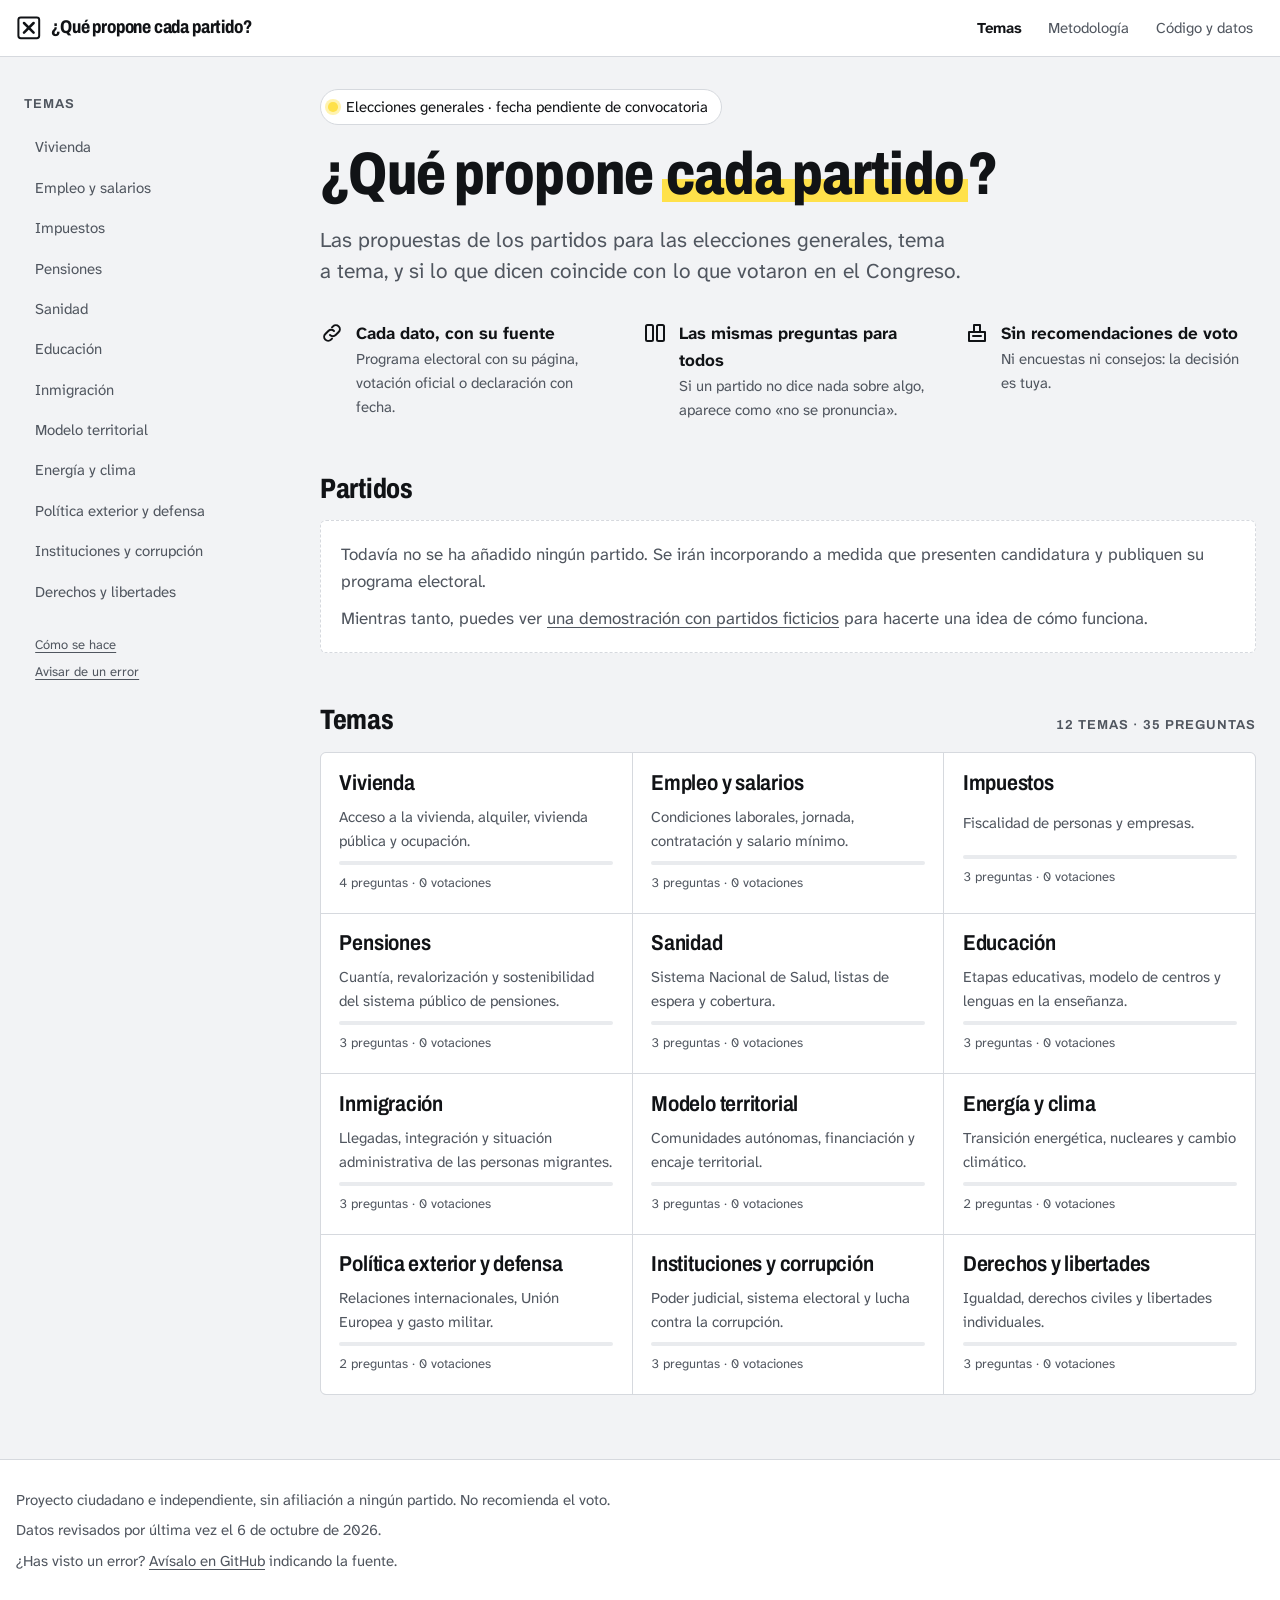
<file: index.html>
<!doctype html>
<html lang="es">
<head>
  <meta charset="utf-8">
  <meta name="viewport" content="width=device-width, initial-scale=1, viewport-fit=cover">
  <title>¿Qué propone cada partido?</title>
  <meta name="description" content="Compara, tema a tema, qué propone cada partido en las elecciones generales y si coincide con lo que votó en el Congreso. Cada dato con su fuente.">
  <meta name="color-scheme" content="light dark">
  <meta name="theme-color" content="#ffffff" media="(prefers-color-scheme: light)">
  <meta name="theme-color" content="#181b1f" media="(prefers-color-scheme: dark)">
  <meta property="og:type" content="website">
  <meta property="og:locale" content="es_ES">
  <meta property="og:site_name" content="¿Qué propone cada partido?">
  <meta property="og:title" content="¿Qué propone cada partido?">
  <meta property="og:description" content="Compara, tema a tema, qué propone cada partido en las elecciones generales y si coincide con lo que votó en el Congreso. Cada dato con su fuente.">
  <meta property="og:image" content="https://gavilanp.github.io/elecciones/assets/og.png">
  <meta property="og:image:width" content="1200">
  <meta property="og:image:height" content="630">
  <meta property="og:image:alt" content="¿Qué propone cada partido? Comparador de programas electorales con fuentes.">
  <meta name="twitter:card" content="summary_large_image">
  <link rel="icon" href="assets/iconos/icono.svg" type="image/svg+xml">
  <link rel="apple-touch-icon" href="assets/iconos/apple-touch-icon.png">
  <link rel="manifest" href="manifest.webmanifest">
  <link rel="preload" href="assets/fuentes/archivo.woff2" as="font" type="font/woff2" crossorigin>
  <link rel="preload" href="assets/fuentes/atkinson.woff2" as="font" type="font/woff2" crossorigin>
  <link rel="stylesheet" href="assets/estilos.css">
  <script type="module" src="assets/app.js"></script>
</head>
<body data-pagina="portada">
  <a class="saltar" href="#contenido-principal">Saltar al contenido</a>
  <header class="barra">
    <div class="barra-interior">
      <a class="marca" href="index.html" data-interno><svg class="marca-icono" viewBox="0 0 32 32" aria-hidden="true"><rect x="3" y="3" width="26" height="26" rx="3" fill="var(--hoja)" stroke="currentColor" stroke-width="2.5"/><path d="M10 10l12 12M22 10L10 22" stroke="currentColor" stroke-width="3.2" stroke-linecap="round"/></svg><span>¿Qué propone cada partido?</span></a>
      <nav class="nav" aria-label="Principal">
        <a href="index.html" data-interno aria-current="page">Temas</a>
        <a href="metodologia.html" data-interno>Metodología</a>
        <a href="https://github.com/gavilanp/elecciones">Código y datos</a>
      </nav>
    </div>
  </header>

  <div class="marco">
    <aside class="lateral" aria-label="Temas">
      <span class="antetitulo">Temas</span>
      <div id="lateral-temas"></div>
      <div class="lateral-pie">
        <a href="metodologia.html" data-interno>Cómo se hace</a>
        <a href="https://github.com/gavilanp/elecciones/issues">Avisar de un error</a>
      </div>
    </aside>

    <main id="contenido-principal" tabindex="-1" class="principal">
      <header class="portada-cabecera">
        <p class="estado" id="estado" hidden></p>
        <h1>¿Qué propone <span class="marcado">cada partido</span>?</h1>
        <p class="entradilla">Las propuestas de los partidos para las elecciones generales, tema a tema, y si lo que dicen coincide con lo que votaron en el Congreso.</p>
      </header>
      <ul class="principios">
        <li><svg viewBox="0 0 24 24" fill="none" stroke="currentColor" stroke-width="2" stroke-linecap="round" stroke-linejoin="round" aria-hidden="true"><path d="M10 14a4 4 0 0 0 5.66 0l3-3a4 4 0 0 0-5.66-5.66l-1 1"/><path d="M14 10a4 4 0 0 0-5.66 0l-3 3a4 4 0 0 0 5.66 5.66l1-1"/></svg><span><strong>Cada dato, con su fuente</strong>Programa electoral con su página, votación oficial o declaración con fecha.</span></li>
        <li><svg viewBox="0 0 24 24" fill="none" stroke="currentColor" stroke-width="2" stroke-linecap="round" aria-hidden="true"><rect x="3" y="4" width="7" height="16" rx="1.5"/><rect x="14" y="4" width="7" height="16" rx="1.5"/></svg><span><strong>Las mismas preguntas para todos</strong>Si un partido no dice nada sobre algo, aparece como «no se pronuncia».</span></li>
        <li><svg viewBox="0 0 24 24" fill="none" stroke="currentColor" stroke-width="2" stroke-linecap="round" stroke-linejoin="round" aria-hidden="true"><path d="M4 11h16v9H4z"/><path d="M9 11V4h6v7"/><path d="M8 15h8"/></svg><span><strong>Sin recomendaciones de voto</strong>Ni encuestas ni consejos: la decisión es tuya.</span></li>
      </ul>
      <div id="contenido"><p class="cargando">Cargando…</p></div>
    </main>
  </div>

  <footer class="pie">
    <div class="pie-interior">
      <p>Proyecto ciudadano e independiente, sin afiliación a ningún partido. No recomienda el voto.</p>
      <p id="actualizado"></p>
      <p>¿Has visto un error? <a href="https://github.com/gavilanp/elecciones/issues">Avísalo en GitHub</a> indicando la fuente.</p>
    </div>
  </footer>

  <nav class="tabbar" aria-label="Navegación">
    <a href="index.html" data-interno aria-current="page"><svg viewBox="0 0 24 24" fill="none" stroke="currentColor" stroke-width="2" stroke-linecap="round" stroke-linejoin="round" aria-hidden="true"><path d="M3 10.5 12 3l9 7.5"/><path d="M5 9.5V21h14V9.5"/></svg>Inicio</a>
    <button type="button" data-accion="temas" aria-haspopup="dialog"><svg viewBox="0 0 24 24" fill="none" stroke="currentColor" stroke-width="2" stroke-linecap="round" aria-hidden="true"><path d="M8 6h13M8 12h13M8 18h13"/><circle cx="3.5" cy="6" r="1" fill="currentColor"/><circle cx="3.5" cy="12" r="1" fill="currentColor"/><circle cx="3.5" cy="18" r="1" fill="currentColor"/></svg>Temas</button>
    <a href="metodologia.html" data-interno><svg viewBox="0 0 24 24" fill="none" stroke="currentColor" stroke-width="2" stroke-linecap="round" stroke-linejoin="round" aria-hidden="true"><path d="M4 4.5A1.5 1.5 0 0 1 5.5 3H20v15H5.5A1.5 1.5 0 0 0 4 19.5z"/><path d="M4 19.5A1.5 1.5 0 0 0 5.5 21H20v-3"/><path d="M8 8h8M8 12h5"/></svg>Método</a>
    <button type="button" data-accion="compartir"><svg viewBox="0 0 24 24" fill="none" stroke="currentColor" stroke-width="2" stroke-linecap="round" stroke-linejoin="round" aria-hidden="true"><path d="M12 3v12"/><path d="m7 8 5-5 5 5"/><path d="M5 13v6a2 2 0 0 0 2 2h10a2 2 0 0 0 2-2v-6"/></svg>Compartir</button>
  </nav>

  <dialog class="dialogo" id="dialogo-temas" aria-labelledby="dialogo-temas-titulo">
    <div class="dialogo-cabecera">
      <h2 id="dialogo-temas-titulo" class="antetitulo">Temas</h2>
      <button type="button" class="boton-cerrar">Cerrar</button>
    </div>
    <div id="dialogo-temas-lista"></div>
  </dialog>
</body>
</html>
</file>
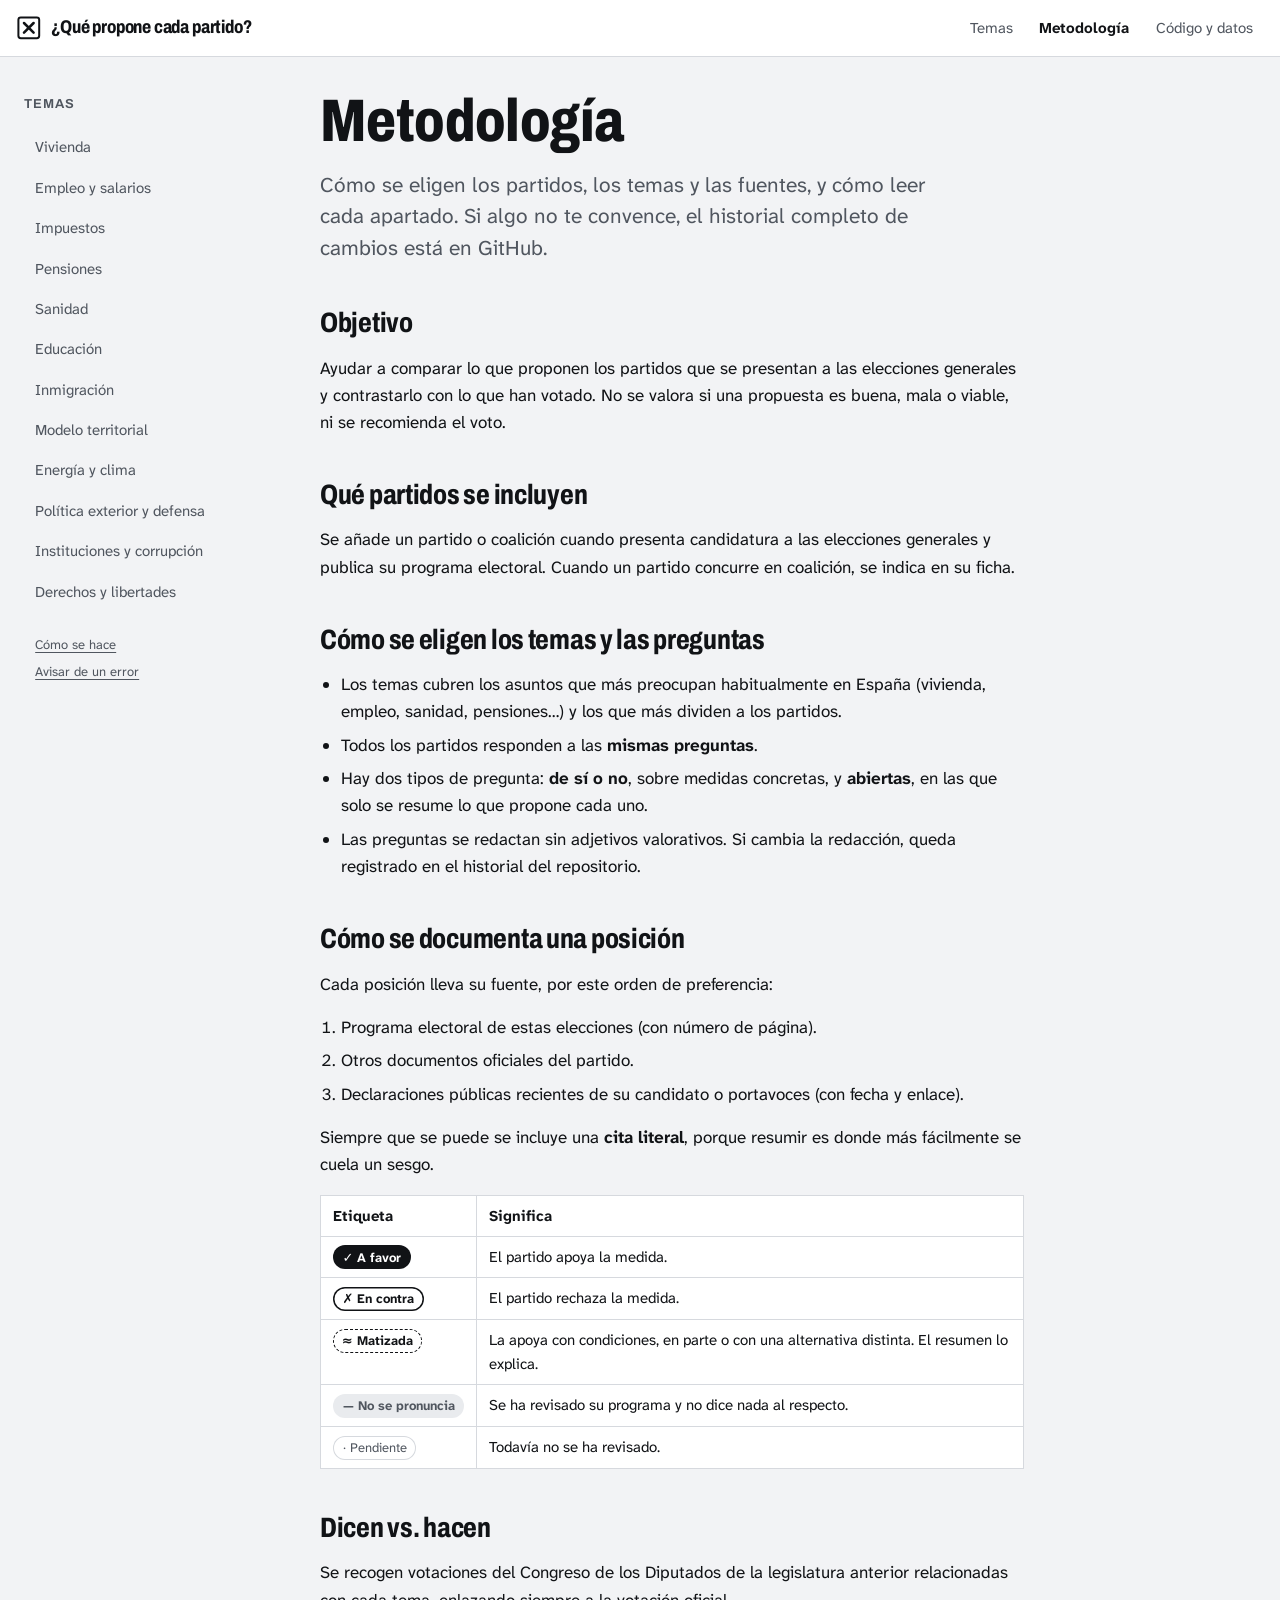
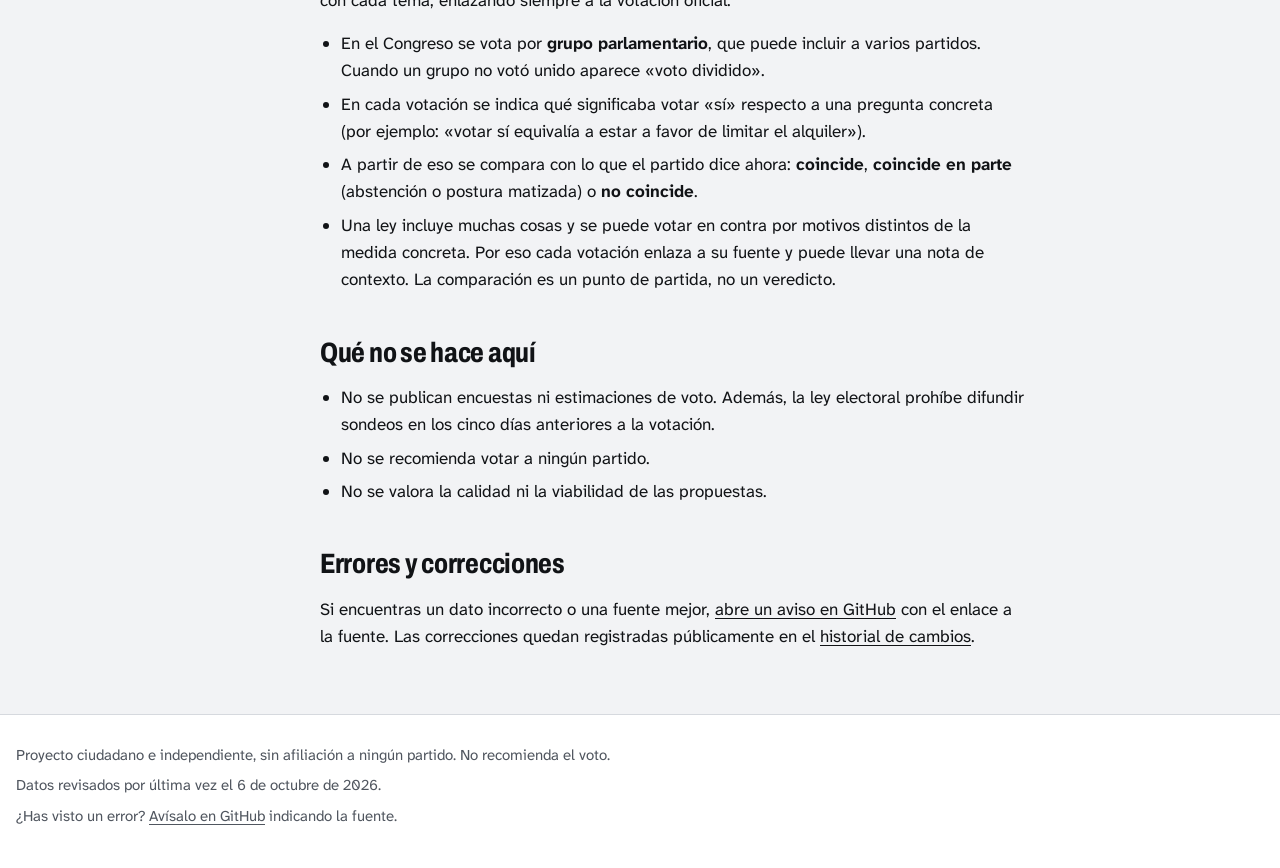
<file: metodologia.html>
<!doctype html>
<html lang="es">
<head>
  <meta charset="utf-8">
  <meta name="viewport" content="width=device-width, initial-scale=1, viewport-fit=cover">
  <title>Metodología · ¿Qué propone cada partido?</title>
  <meta name="description" content="Compara, tema a tema, qué propone cada partido en las elecciones generales y si coincide con lo que votó en el Congreso. Cada dato con su fuente.">
  <meta name="color-scheme" content="light dark">
  <meta name="theme-color" content="#ffffff" media="(prefers-color-scheme: light)">
  <meta name="theme-color" content="#181b1f" media="(prefers-color-scheme: dark)">
  <meta property="og:type" content="website">
  <meta property="og:locale" content="es_ES">
  <meta property="og:site_name" content="¿Qué propone cada partido?">
  <meta property="og:title" content="Metodología · ¿Qué propone cada partido?">
  <meta property="og:description" content="Compara, tema a tema, qué propone cada partido en las elecciones generales y si coincide con lo que votó en el Congreso. Cada dato con su fuente.">
  <meta property="og:image" content="https://gavilanp.github.io/elecciones/assets/og.png">
  <meta property="og:image:width" content="1200">
  <meta property="og:image:height" content="630">
  <meta property="og:image:alt" content="¿Qué propone cada partido? Comparador de programas electorales con fuentes.">
  <meta name="twitter:card" content="summary_large_image">
  <link rel="icon" href="assets/iconos/icono.svg" type="image/svg+xml">
  <link rel="apple-touch-icon" href="assets/iconos/apple-touch-icon.png">
  <link rel="manifest" href="manifest.webmanifest">
  <link rel="preload" href="assets/fuentes/archivo.woff2" as="font" type="font/woff2" crossorigin>
  <link rel="preload" href="assets/fuentes/atkinson.woff2" as="font" type="font/woff2" crossorigin>
  <link rel="stylesheet" href="assets/estilos.css">
  <script type="module" src="assets/app.js"></script>
</head>
<body data-pagina="estatica">
  <a class="saltar" href="#contenido-principal">Saltar al contenido</a>
  <header class="barra">
    <div class="barra-interior">
      <a class="marca" href="index.html" data-interno><svg class="marca-icono" viewBox="0 0 32 32" aria-hidden="true"><rect x="3" y="3" width="26" height="26" rx="3" fill="var(--hoja)" stroke="currentColor" stroke-width="2.5"/><path d="M10 10l12 12M22 10L10 22" stroke="currentColor" stroke-width="3.2" stroke-linecap="round"/></svg><span>¿Qué propone cada partido?</span></a>
      <nav class="nav" aria-label="Principal">
        <a href="index.html" data-interno>Temas</a>
        <a href="metodologia.html" data-interno aria-current="page">Metodología</a>
        <a href="https://github.com/gavilanp/elecciones">Código y datos</a>
      </nav>
    </div>
  </header>

  <div class="marco">
    <aside class="lateral" aria-label="Temas">
      <span class="antetitulo">Temas</span>
      <div id="lateral-temas"></div>
      <div class="lateral-pie">
        <a href="metodologia.html" data-interno>Cómo se hace</a>
        <a href="https://github.com/gavilanp/elecciones/issues">Avisar de un error</a>
      </div>
    </aside>

    <main id="contenido-principal" tabindex="-1" class="principal prosa">
    <h1>Metodología</h1>
    <p class="entradilla">Cómo se eligen los partidos, los temas y las fuentes, y cómo leer cada apartado. Si algo no te convence, el historial completo de cambios está en GitHub.</p>

    <h2>Objetivo</h2>
    <p>Ayudar a comparar lo que proponen los partidos que se presentan a las elecciones generales y contrastarlo con lo que han votado. No se valora si una propuesta es buena, mala o viable, ni se recomienda el voto.</p>

    <h2>Qué partidos se incluyen</h2>
    <p>Se añade un partido o coalición cuando presenta candidatura a las elecciones generales y publica su programa electoral. Cuando un partido concurre en coalición, se indica en su ficha.</p>

    <h2>Cómo se eligen los temas y las preguntas</h2>
    <ul>
      <li>Los temas cubren los asuntos que más preocupan habitualmente en España (vivienda, empleo, sanidad, pensiones…) y los que más dividen a los partidos.</li>
      <li>Todos los partidos responden a las <strong>mismas preguntas</strong>.</li>
      <li>Hay dos tipos de pregunta: <strong>de sí o no</strong>, sobre medidas concretas, y <strong>abiertas</strong>, en las que solo se resume lo que propone cada uno.</li>
      <li>Las preguntas se redactan sin adjetivos valorativos. Si cambia la redacción, queda registrado en el historial del repositorio.</li>
    </ul>

    <h2>Cómo se documenta una posición</h2>
    <p>Cada posición lleva su fuente, por este orden de preferencia:</p>
    <ol>
      <li>Programa electoral de estas elecciones (con número de página).</li>
      <li>Otros documentos oficiales del partido.</li>
      <li>Declaraciones públicas recientes de su candidato o portavoces (con fecha y enlace).</li>
    </ol>
    <p>Siempre que se puede se incluye una <strong>cita literal</strong>, porque resumir es donde más fácilmente se cuela un sesgo.</p>
    <div class="tabla-envoltorio"><table>
      <thead><tr><th>Etiqueta</th><th>Significa</th></tr></thead>
      <tbody>
        <tr><td><span class="insignia dice-favor">✓ A favor</span></td><td>El partido apoya la medida.</td></tr>
        <tr><td><span class="insignia dice-contra">✗ En contra</span></td><td>El partido rechaza la medida.</td></tr>
        <tr><td><span class="insignia dice-matiz">≈ Matizada</span></td><td>La apoya con condiciones, en parte o con una alternativa distinta. El resumen lo explica.</td></tr>
        <tr><td><span class="insignia dice-nada">— No se pronuncia</span></td><td>Se ha revisado su programa y no dice nada al respecto.</td></tr>
        <tr><td><span class="insignia pendiente">· Pendiente</span></td><td>Todavía no se ha revisado.</td></tr>
      </tbody>
    </table></div>

    <h2 id="dicen-hacen">Dicen vs. hacen</h2>
    <p>Se recogen votaciones del Congreso de los Diputados de la legislatura anterior relacionadas con cada tema, enlazando siempre a la votación oficial.</p>
    <ul>
      <li>En el Congreso se vota por <strong>grupo parlamentario</strong>, que puede incluir a varios partidos. Cuando un grupo no votó unido aparece «voto dividido».</li>
      <li>En cada votación se indica qué significaba votar «sí» respecto a una pregunta concreta (por ejemplo: «votar sí equivalía a estar a favor de limitar el alquiler»).</li>
      <li>A partir de eso se compara con lo que el partido dice ahora: <strong>coincide</strong>, <strong>coincide en parte</strong> (abstención o postura matizada) o <strong>no coincide</strong>.</li>
      <li>Una ley incluye muchas cosas y se puede votar en contra por motivos distintos de la medida concreta. Por eso cada votación enlaza a su fuente y puede llevar una nota de contexto. La comparación es un punto de partida, no un veredicto.</li>
    </ul>

    <h2>Qué no se hace aquí</h2>
    <ul>
      <li>No se publican encuestas ni estimaciones de voto. Además, la ley electoral prohíbe difundir sondeos en los cinco días anteriores a la votación.</li>
      <li>No se recomienda votar a ningún partido.</li>
      <li>No se valora la calidad ni la viabilidad de las propuestas.</li>
    </ul>

    <h2>Errores y correcciones</h2>
    <p>Si encuentras un dato incorrecto o una fuente mejor, <a href="https://github.com/gavilanp/elecciones/issues">abre un aviso en GitHub</a> con el enlace a la fuente. Las correcciones quedan registradas públicamente en el <a href="https://github.com/gavilanp/elecciones/commits/main">historial de cambios</a>.</p>
      </main>
  </div>

  <footer class="pie">
    <div class="pie-interior">
      <p>Proyecto ciudadano e independiente, sin afiliación a ningún partido. No recomienda el voto.</p>
      <p id="actualizado"></p>
      <p>¿Has visto un error? <a href="https://github.com/gavilanp/elecciones/issues">Avísalo en GitHub</a> indicando la fuente.</p>
    </div>
  </footer>

  <nav class="tabbar" aria-label="Navegación">
    <a href="index.html" data-interno><svg viewBox="0 0 24 24" fill="none" stroke="currentColor" stroke-width="2" stroke-linecap="round" stroke-linejoin="round" aria-hidden="true"><path d="M3 10.5 12 3l9 7.5"/><path d="M5 9.5V21h14V9.5"/></svg>Inicio</a>
    <button type="button" data-accion="temas" aria-haspopup="dialog"><svg viewBox="0 0 24 24" fill="none" stroke="currentColor" stroke-width="2" stroke-linecap="round" aria-hidden="true"><path d="M8 6h13M8 12h13M8 18h13"/><circle cx="3.5" cy="6" r="1" fill="currentColor"/><circle cx="3.5" cy="12" r="1" fill="currentColor"/><circle cx="3.5" cy="18" r="1" fill="currentColor"/></svg>Temas</button>
    <a href="metodologia.html" data-interno aria-current="page"><svg viewBox="0 0 24 24" fill="none" stroke="currentColor" stroke-width="2" stroke-linecap="round" stroke-linejoin="round" aria-hidden="true"><path d="M4 4.5A1.5 1.5 0 0 1 5.5 3H20v15H5.5A1.5 1.5 0 0 0 4 19.5z"/><path d="M4 19.5A1.5 1.5 0 0 0 5.5 21H20v-3"/><path d="M8 8h8M8 12h5"/></svg>Método</a>
    <button type="button" data-accion="compartir"><svg viewBox="0 0 24 24" fill="none" stroke="currentColor" stroke-width="2" stroke-linecap="round" stroke-linejoin="round" aria-hidden="true"><path d="M12 3v12"/><path d="m7 8 5-5 5 5"/><path d="M5 13v6a2 2 0 0 0 2 2h10a2 2 0 0 0 2-2v-6"/></svg>Compartir</button>
  </nav>

  <dialog class="dialogo" id="dialogo-temas" aria-labelledby="dialogo-temas-titulo">
    <div class="dialogo-cabecera">
      <h2 id="dialogo-temas-titulo" class="antetitulo">Temas</h2>
      <button type="button" class="boton-cerrar">Cerrar</button>
    </div>
    <div id="dialogo-temas-lista"></div>
  </dialog>
</body>
</html>
</file>
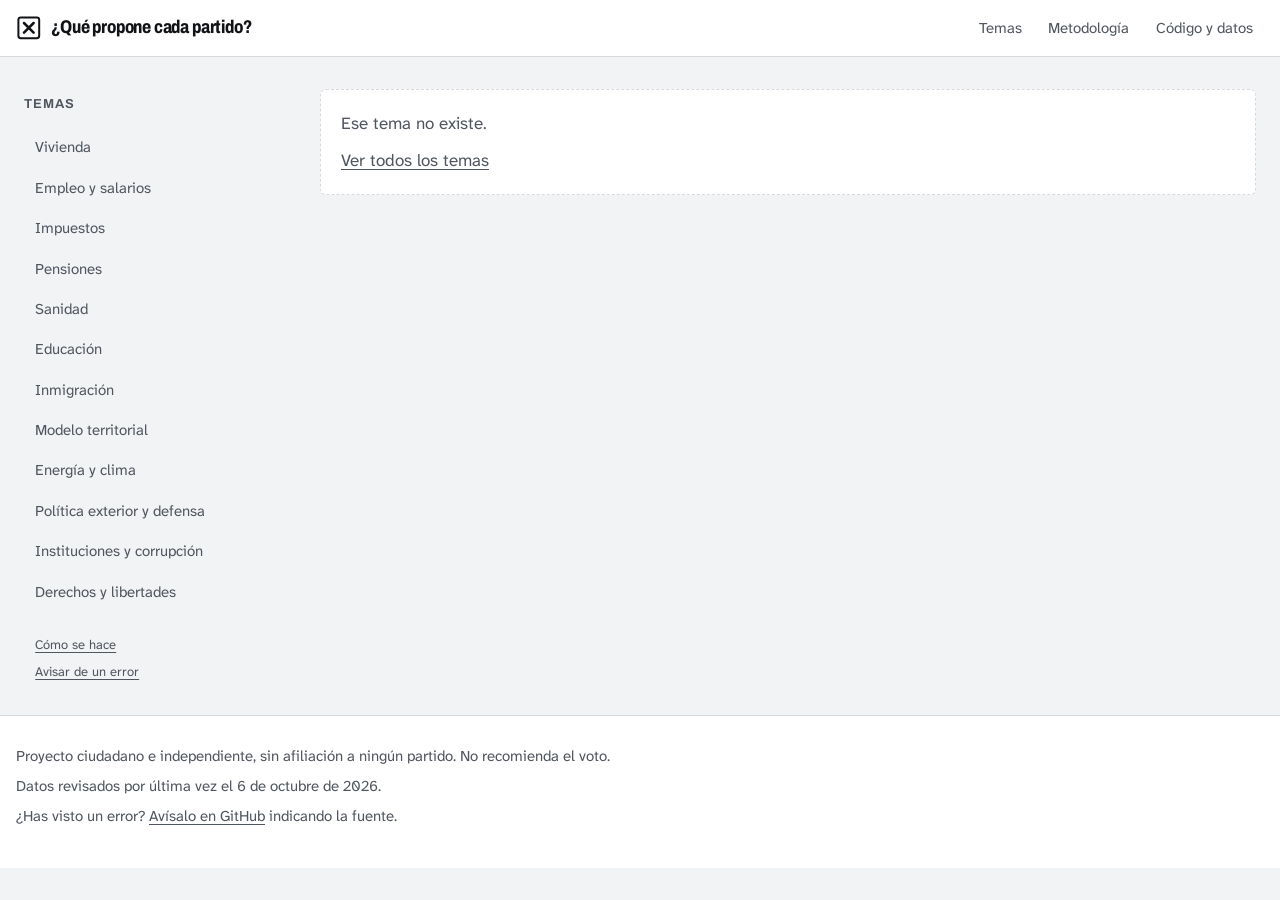
<file: tema.html>
<!doctype html>
<html lang="es">
<head>
  <meta charset="utf-8">
  <meta name="viewport" content="width=device-width, initial-scale=1, viewport-fit=cover">
  <title>Tema · ¿Qué propone cada partido?</title>
  <meta name="description" content="Compara, tema a tema, qué propone cada partido en las elecciones generales y si coincide con lo que votó en el Congreso. Cada dato con su fuente.">
  <meta name="color-scheme" content="light dark">
  <meta name="theme-color" content="#ffffff" media="(prefers-color-scheme: light)">
  <meta name="theme-color" content="#181b1f" media="(prefers-color-scheme: dark)">
  <meta property="og:type" content="website">
  <meta property="og:locale" content="es_ES">
  <meta property="og:site_name" content="¿Qué propone cada partido?">
  <meta property="og:title" content="Tema · ¿Qué propone cada partido?">
  <meta property="og:description" content="Compara, tema a tema, qué propone cada partido en las elecciones generales y si coincide con lo que votó en el Congreso. Cada dato con su fuente.">
  <meta property="og:image" content="https://gavilanp.github.io/elecciones/assets/og.png">
  <meta property="og:image:width" content="1200">
  <meta property="og:image:height" content="630">
  <meta property="og:image:alt" content="¿Qué propone cada partido? Comparador de programas electorales con fuentes.">
  <meta name="twitter:card" content="summary_large_image">
  <link rel="icon" href="assets/iconos/icono.svg" type="image/svg+xml">
  <link rel="apple-touch-icon" href="assets/iconos/apple-touch-icon.png">
  <link rel="manifest" href="manifest.webmanifest">
  <link rel="preload" href="assets/fuentes/archivo.woff2" as="font" type="font/woff2" crossorigin>
  <link rel="preload" href="assets/fuentes/atkinson.woff2" as="font" type="font/woff2" crossorigin>
  <link rel="stylesheet" href="assets/estilos.css">
  <script type="module" src="assets/app.js"></script>
</head>
<body data-pagina="tema">
  <a class="saltar" href="#contenido-principal">Saltar al contenido</a>
  <header class="barra">
    <div class="barra-interior">
      <a class="marca" href="index.html" data-interno><svg class="marca-icono" viewBox="0 0 32 32" aria-hidden="true"><rect x="3" y="3" width="26" height="26" rx="3" fill="var(--hoja)" stroke="currentColor" stroke-width="2.5"/><path d="M10 10l12 12M22 10L10 22" stroke="currentColor" stroke-width="3.2" stroke-linecap="round"/></svg><span>¿Qué propone cada partido?</span></a>
      <nav class="nav" aria-label="Principal">
        <a href="index.html" data-interno>Temas</a>
        <a href="metodologia.html" data-interno>Metodología</a>
        <a href="https://github.com/gavilanp/elecciones">Código y datos</a>
      </nav>
    </div>
  </header>

  <div class="marco">
    <aside class="lateral" aria-label="Temas">
      <span class="antetitulo">Temas</span>
      <div id="lateral-temas"></div>
      <div class="lateral-pie">
        <a href="metodologia.html" data-interno>Cómo se hace</a>
        <a href="https://github.com/gavilanp/elecciones/issues">Avisar de un error</a>
      </div>
    </aside>

    <main id="contenido-principal" tabindex="-1" class="principal">
      <div id="contenido"><p class="cargando">Cargando…</p></div>
    </main>
  </div>

  <footer class="pie">
    <div class="pie-interior">
      <p>Proyecto ciudadano e independiente, sin afiliación a ningún partido. No recomienda el voto.</p>
      <p id="actualizado"></p>
      <p>¿Has visto un error? <a href="https://github.com/gavilanp/elecciones/issues">Avísalo en GitHub</a> indicando la fuente.</p>
    </div>
  </footer>

  <nav class="tabbar" aria-label="Navegación">
    <a href="index.html" data-interno><svg viewBox="0 0 24 24" fill="none" stroke="currentColor" stroke-width="2" stroke-linecap="round" stroke-linejoin="round" aria-hidden="true"><path d="M3 10.5 12 3l9 7.5"/><path d="M5 9.5V21h14V9.5"/></svg>Inicio</a>
    <button type="button" data-accion="temas" aria-haspopup="dialog"><svg viewBox="0 0 24 24" fill="none" stroke="currentColor" stroke-width="2" stroke-linecap="round" aria-hidden="true"><path d="M8 6h13M8 12h13M8 18h13"/><circle cx="3.5" cy="6" r="1" fill="currentColor"/><circle cx="3.5" cy="12" r="1" fill="currentColor"/><circle cx="3.5" cy="18" r="1" fill="currentColor"/></svg>Temas</button>
    <a href="metodologia.html" data-interno><svg viewBox="0 0 24 24" fill="none" stroke="currentColor" stroke-width="2" stroke-linecap="round" stroke-linejoin="round" aria-hidden="true"><path d="M4 4.5A1.5 1.5 0 0 1 5.5 3H20v15H5.5A1.5 1.5 0 0 0 4 19.5z"/><path d="M4 19.5A1.5 1.5 0 0 0 5.5 21H20v-3"/><path d="M8 8h8M8 12h5"/></svg>Método</a>
    <button type="button" data-accion="compartir"><svg viewBox="0 0 24 24" fill="none" stroke="currentColor" stroke-width="2" stroke-linecap="round" stroke-linejoin="round" aria-hidden="true"><path d="M12 3v12"/><path d="m7 8 5-5 5 5"/><path d="M5 13v6a2 2 0 0 0 2 2h10a2 2 0 0 0 2-2v-6"/></svg>Compartir</button>
  </nav>

  <dialog class="dialogo" id="dialogo-temas" aria-labelledby="dialogo-temas-titulo">
    <div class="dialogo-cabecera">
      <h2 id="dialogo-temas-titulo" class="antetitulo">Temas</h2>
      <button type="button" class="boton-cerrar">Cerrar</button>
    </div>
    <div id="dialogo-temas-lista"></div>
  </dialog>
</body>
</html>
</file>
<file: assets/estilos.css>
/* Concepto: «la papeleta». Papel blanco, tinta negra y un único acento: amarillo subrayador,
   como quien estudia los programas con un marcador. Ningún color de la interfaz es de partido;
   los únicos colores de partido vienen de datos/partidos.yml.
   Disposición: en ordenador, índice de temas fijo a la izquierda y partidos lado a lado;
   en móvil, tarjetas apiladas y barra de navegación inferior al alcance del pulgar. */

@font-face {
  font-family: "Archivo";
  src: url("fuentes/archivo.woff2") format("woff2");
  font-weight: 100 900;
  font-stretch: 62% 125%;
  font-display: swap;
}
@font-face {
  font-family: "Atkinson Hyperlegible Next";
  src: url("fuentes/atkinson.woff2") format("woff2");
  font-weight: 200 800;
  font-style: normal;
  font-display: swap;
}
@font-face {
  font-family: "Atkinson Hyperlegible Next";
  src: url("fuentes/atkinson-cursiva.woff2") format("woff2");
  font-weight: 200 800;
  font-style: italic;
  font-display: swap;
}

:root {
  --papel: #f2f3f5;
  --hoja: #ffffff;
  --hoja-2: #e9ebee;
  --tinta: #111316;
  --tinta-2: #50565f;
  --linea: #d6d9de;
  --marcador: #ffe14a;
  --marcador-suave: #fff3b0;
  --sobre-marcador: #111316;

  --favor: #1f6b3e;
  --favor-fondo: #ddefe3;
  --contra: #a3291b;
  --contra-fondo: #f8e0dc;
  --matiz: #7b5600;
  --matiz-fondo: #f6ead0;
  --nada: #5d636b;
  --nada-fondo: #e6e8eb;

  --f-titular: "Archivo", "Arial Narrow", "Helvetica Neue", Arial, sans-serif;
  --f-texto: "Atkinson Hyperlegible Next", system-ui, -apple-system, "Segoe UI", Roboto, Arial, sans-serif;

  --t-xs: .8125rem;
  --t-s: .9375rem;
  --t-m: 1.0625rem;
  --t-l: 1.3125rem;
  --t-xl: 1.75rem;
  --t-xxl: clamp(2.25rem, 6vw, 3.75rem);

  --radio: 6px;
  --alto-barra: 3.5rem;
  --alto-tabbar: 4rem;
  --ancho-lateral: 16rem;
  color-scheme: light;
}

@media (prefers-color-scheme: dark) {
  :root:not([data-theme="light"]) {
    --papel: #0f1113;
    --hoja: #181b1f;
    --hoja-2: #22262b;
    --tinta: #eef0f2;
    --tinta-2: #a5abb3;
    --linea: #33383f;
    --marcador: #f2d23c;
    --marcador-suave: #3b3416;
    --sobre-marcador: #111316;
    --favor: #86d0a1;
    --favor-fondo: #19301f;
    --contra: #f19b8d;
    --contra-fondo: #3a1d19;
    --matiz: #e3c06a;
    --matiz-fondo: #342a12;
    --nada: #a5abb3;
    --nada-fondo: #262a30;
    color-scheme: dark;
  }
}
:root[data-theme="dark"] {
  --papel: #0f1113;
  --hoja: #181b1f;
  --hoja-2: #22262b;
  --tinta: #eef0f2;
  --tinta-2: #a5abb3;
  --linea: #33383f;
  --marcador: #f2d23c;
  --marcador-suave: #3b3416;
  --sobre-marcador: #111316;
  --favor: #86d0a1;
  --favor-fondo: #19301f;
  --contra: #f19b8d;
  --contra-fondo: #3a1d19;
  --matiz: #e3c06a;
  --matiz-fondo: #342a12;
  --nada: #a5abb3;
  --nada-fondo: #262a30;
  color-scheme: dark;
}

/* ── Base ─────────────────────────────────────────────────────────────────── */

* { box-sizing: border-box; }
html { -webkit-text-size-adjust: 100%; scroll-padding-top: calc(var(--alto-barra) + 4.5rem); }
body {
  margin: 0;
  background: var(--papel);
  color: var(--tinta);
  font: 400 var(--t-m)/1.6 var(--f-texto);
  -webkit-font-smoothing: antialiased;
}
img, svg { max-width: 100%; }
a { color: inherit; text-decoration-thickness: 1px; text-underline-offset: 3px; }
a:hover { text-decoration-thickness: 2px; }
:focus-visible { outline: 3px solid var(--tinta); outline-offset: 2px; box-shadow: 0 0 0 2px var(--marcador); border-radius: 2px; }
[hidden] { display: none !important; }
::selection { background: var(--marcador); color: var(--sobre-marcador); }

h1, h2, h3 {
  font-family: var(--f-titular);
  font-stretch: 78%;
  line-height: 1.08;
  letter-spacing: -.01em;
  text-wrap: balance;
  margin: 0;
}
h1 { font-size: var(--t-xxl); font-weight: 800; }
h2 { font-size: var(--t-xl); font-weight: 750; }
h3 { font-size: var(--t-l); font-weight: 650; font-stretch: 85%; line-height: 1.2; }
p { margin: 0; }

.antetitulo {
  font-family: var(--f-titular);
  font-stretch: 100%;
  font-size: var(--t-xs);
  font-weight: 650;
  letter-spacing: .08em;
  text-transform: uppercase;
  color: var(--tinta-2);
}
.marcado {
  background: linear-gradient(transparent 58%, var(--marcador) 58%, var(--marcador) 92%, transparent 92%);
  padding-inline: .06em;
  box-decoration-break: clone;
  -webkit-box-decoration-break: clone;
}
.oculto-visual { position: absolute; width: 1px; height: 1px; overflow: hidden; clip: rect(0 0 0 0); white-space: nowrap; }
.saltar { position: absolute; left: 16px; top: -10rem; z-index: 50; background: var(--marcador); color: var(--sobre-marcador); padding: .6rem 1rem; border-radius: var(--radio); font-weight: 700; }
.saltar:focus { top: .5rem; }
.principal:focus { outline: none; }

/* En modo oscuro, el subrayado amarillo bajo texto claro no se lee: se marca el bloque entero con tinta oscura. */
@media (prefers-color-scheme: dark) {
  :root:not([data-theme="light"]) .marcado { background: var(--marcador); color: var(--sobre-marcador); padding-inline: .12em; }
}
:root[data-theme="dark"] .marcado { background: var(--marcador); color: var(--sobre-marcador); padding-inline: .12em; }

/* ── Barra superior ───────────────────────────────────────────────────────── */

.barra {
  position: sticky;
  top: 0;
  z-index: 20;
  background: var(--hoja);
  border-bottom: 1px solid var(--linea);
}
.barra-interior {
  display: flex;
  align-items: center;
  justify-content: space-between;
  gap: 1rem;
  min-height: var(--alto-barra);
  padding-inline: 16px;
  max-width: 84rem;
  margin: 0 auto;
}
.marca {
  display: inline-flex;
  align-items: center;
  gap: .6rem;
  text-decoration: none;
  font-family: var(--f-titular);
  font-stretch: 80%;
  font-weight: 750;
  font-size: 1.15rem;
  letter-spacing: -.01em;
}
.marca-icono { width: 1.6rem; height: 1.6rem; flex: none; }
.nav { display: flex; gap: .25rem; }
.nav a {
  text-decoration: none;
  font-size: var(--t-s);
  color: var(--tinta-2);
  padding: .4rem .7rem;
  border-radius: var(--radio);
}
.nav a:hover { color: var(--tinta); background: var(--hoja-2); }
.nav a[aria-current="page"] { color: var(--tinta); font-weight: 700; }

.banda-demo {
  background: var(--marcador);
  color: var(--sobre-marcador);
  text-align: center;
  padding: .45rem 16px;
  font-size: var(--t-s);
  font-weight: 700;
}

/* ── Marco general: lateral + contenido ───────────────────────────────────── */

.marco {
  max-width: 84rem;
  margin: 0 auto;
  padding-inline: 16px;
  display: grid;
  grid-template-columns: minmax(0, 1fr);
  gap: 2.5rem;
}
.lateral { display: none; }
.principal { min-width: 0; padding-block: 2rem 4rem; }

@media (min-width: 64rem) {
  .marco { grid-template-columns: var(--ancho-lateral) minmax(0, 1fr); padding-inline: 24px; }
  .lateral {
    display: block;
    position: sticky;
    top: var(--alto-barra);
    align-self: start;
    max-height: calc(100vh - var(--alto-barra));
    overflow-y: auto;
    padding-block: 2rem;
  }
}

.indice-temas { list-style: none; margin: .75rem 0 0; padding: 0; display: grid; gap: 2px; }
.indice-temas a {
  display: grid;
  grid-template-columns: minmax(0, 1fr) auto;
  align-items: center;
  gap: .5rem;
  text-decoration: none;
  padding: .45rem .7rem;
  border-radius: var(--radio);
  font-size: var(--t-s);
  color: var(--tinta-2);
}
.indice-temas a:hover { background: var(--hoja-2); color: var(--tinta); }
.indice-temas a[aria-current="page"] { background: var(--hoja); color: var(--tinta); font-weight: 700; box-shadow: inset 3px 0 0 var(--marcador); }
.indice-temas .cifra { font-size: var(--t-xs); font-variant-numeric: tabular-nums; color: var(--tinta-2); font-weight: 400; }
.lateral-pie { margin-top: 1.5rem; padding: 0 .7rem; font-size: var(--t-xs); color: var(--tinta-2); display: grid; gap: .4rem; }

/* ── Barra inferior (móvil) ───────────────────────────────────────────────── */

.tabbar { display: none; }
@media (max-width: 47.99rem) {
  .nav { display: none; }
  body { padding-bottom: calc(var(--alto-tabbar) + env(safe-area-inset-bottom, 0px)); }
  html { scroll-padding-bottom: calc(var(--alto-tabbar) + 1rem + env(safe-area-inset-bottom, 0px)); }
  .tabbar {
    display: grid;
    grid-template-columns: repeat(4, 1fr);
    position: fixed;
    inset: auto 0 0 0;
    z-index: 30;
    background: var(--hoja);
    border-top: 1px solid var(--linea);
    padding-bottom: env(safe-area-inset-bottom, 0px);
  }
  .tabbar a, .tabbar button {
    display: flex;
    flex-direction: column;
    align-items: center;
    justify-content: center;
    gap: .15rem;
    min-height: var(--alto-tabbar);
    background: none;
    border: 0;
    color: var(--tinta-2);
    font: 600 .72rem/1.1 var(--f-texto);
    text-decoration: none;
    cursor: pointer;
  }
  .tabbar svg { width: 1.4rem; height: 1.4rem; }
  .tabbar [aria-current="page"] { color: var(--tinta); }
  .tabbar [aria-current="page"] svg { background: var(--marcador); color: var(--sobre-marcador); border-radius: 999px; padding: .1rem; box-sizing: content-box; width: 2.6rem; }
}

/* ── Pie ──────────────────────────────────────────────────────────────────── */

.pie { border-top: 1px solid var(--linea); background: var(--hoja); }
.pie-interior { max-width: 84rem; margin: 0 auto; padding: 1.75rem 16px 2.5rem; display: grid; gap: .4rem; font-size: var(--t-s); color: var(--tinta-2); }

/* ── Portada ──────────────────────────────────────────────────────────────── */

.portada-cabecera { display: grid; gap: 1.1rem; max-width: 46rem; }
.entradilla { font-size: var(--t-l); line-height: 1.5; color: var(--tinta-2); max-width: 40rem; }
.estado {
  display: inline-flex;
  align-items: center;
  gap: .5rem;
  justify-self: start;
  border: 1px solid var(--linea);
  background: var(--hoja);
  border-radius: 999px;
  padding: .3rem .8rem .3rem .45rem;
  font-size: var(--t-s);
}
.estado::before { content: ""; width: .6rem; height: .6rem; border-radius: 50%; background: var(--marcador); box-shadow: 0 0 0 3px var(--marcador-suave); }

.principios { list-style: none; margin: 2rem 0 0; padding: 0; display: grid; gap: 1rem 2rem; grid-template-columns: repeat(auto-fit, minmax(14rem, 1fr)); }
.principios li { display: grid; grid-template-columns: auto minmax(0, 1fr); gap: .75rem; align-items: start; font-size: var(--t-s); color: var(--tinta-2); }
.principios strong { display: block; color: var(--tinta); font-size: var(--t-m); }
.principios svg { width: 1.5rem; height: 1.5rem; color: var(--tinta); margin-top: .1rem; }

.seccion { margin-top: 3.25rem; display: grid; gap: 1rem; }
.seccion-cabecera { display: flex; align-items: baseline; justify-content: space-between; gap: 1rem; flex-wrap: wrap; }

.partidos { list-style: none; margin: 0; padding: 0; display: flex; flex-wrap: wrap; gap: .5rem; }
.ficha-partido { display: inline-flex; align-items: center; gap: .5rem; background: var(--hoja); border: 1px solid var(--linea); border-radius: 999px; padding: .35rem .85rem; font-size: var(--t-s); }

.temas { list-style: none; margin: 0; padding: 0; display: grid; gap: 1px; grid-template-columns: repeat(auto-fill, minmax(15.5rem, 1fr)); background: var(--linea); border: 1px solid var(--linea); border-radius: var(--radio); overflow: hidden; }
.temas li { background: var(--hoja); }
.tarjeta-tema { display: grid; gap: .5rem; height: 100%; padding: 1.1rem 1.15rem 1.2rem; text-decoration: none; transition: background-color .15s; }
.tarjeta-tema:hover { background: var(--marcador-suave); }
.tarjeta-tema h3 { font-size: 1.35rem; }
.tarjeta-tema p { color: var(--tinta-2); font-size: var(--t-s); }
.progreso { height: 4px; background: var(--hoja-2); border-radius: 2px; overflow: hidden; margin-top: auto; }
.progreso span { display: block; height: 100%; background: var(--tinta); }
.progreso-texto { font-size: var(--t-xs); color: var(--tinta-2); font-variant-numeric: tabular-nums; }

/* ── Página de tema ───────────────────────────────────────────────────────── */

.tema-cabecera { display: grid; gap: .8rem; max-width: 46rem; }
.migas { font-size: var(--t-s); color: var(--tinta-2); }
.saltos { display: flex; gap: .5rem; flex-wrap: wrap; margin-top: .4rem; }
.saltos a { font-size: var(--t-s); text-decoration: none; border: 1px solid var(--linea); background: var(--hoja); padding: .35rem .8rem; border-radius: 999px; }
.saltos a:hover { border-color: var(--tinta-2); }

/* Selector de partidos: fijo bajo la barra superior al hacer scroll */
.comparar {
  position: sticky;
  top: var(--alto-barra);
  z-index: 10;
  margin: 1.5rem -16px 0;
  padding: .6rem 16px;
  background: color-mix(in srgb, var(--papel) 92%, transparent);
  backdrop-filter: blur(8px);
  -webkit-backdrop-filter: blur(8px);
  border-bottom: 1px solid var(--linea);
  display: flex;
  align-items: center;
  gap: .5rem;
}
.comparar-etiqueta { font-size: var(--t-xs); font-weight: 700; color: var(--tinta-2); flex: none; }
.comparar-chips { display: flex; gap: .4rem; overflow-x: auto; scrollbar-width: none; padding-block: 2px; min-width: 0; }
.comparar-chips::-webkit-scrollbar { display: none; }
.chip {
  display: inline-flex;
  align-items: center;
  gap: .4rem;
  flex: none;
  border: 1px solid var(--linea);
  background: var(--hoja);
  color: var(--tinta);
  border-radius: 999px;
  padding: .35rem .8rem;
  font: 700 var(--t-s)/1.2 var(--f-texto);
  cursor: pointer;
  min-height: 2.25rem;
}
.chip[aria-pressed="false"] { background: transparent; color: var(--tinta-2); font-weight: 400; }
.chip[aria-pressed="false"] .punto { background: transparent !important; box-shadow: inset 0 0 0 1.5px var(--tinta-2); }
.chip-todos { font-weight: 400; color: var(--tinta-2); }
@media (min-width: 64rem) { .comparar { margin-inline: 0; padding-inline: 0; } }

.punto { display: inline-block; width: .7rem; height: .7rem; border-radius: 50%; flex: none; }

/* Matriz resumen */
.resumen { margin-top: 2rem; display: grid; gap: .6rem; }
.matriz-envoltorio { position: relative; overflow-x: auto; border: 1px solid var(--linea); border-radius: var(--radio); background: var(--hoja); }
.matriz { border-collapse: separate; border-spacing: 0; width: 100%; font-size: var(--t-s); }
.matriz th, .matriz td { padding: .6rem .7rem; border-bottom: 1px solid var(--linea); text-align: center; vertical-align: middle; }
.matriz tbody tr:last-child > * { border-bottom: 0; }
.matriz thead th { font-family: var(--f-titular); font-stretch: 85%; font-weight: 700; white-space: nowrap; background: var(--hoja-2); }
.matriz thead th .punto { margin-right: .35rem; vertical-align: -.05em; }
.matriz tbody th { text-align: left; font-weight: 400; min-width: 15rem; position: sticky; left: 0; background: var(--hoja); z-index: 1; }
.matriz thead th:first-child { position: sticky; left: 0; z-index: 2; text-align: left; }
.matriz tbody th a { text-decoration: none; }
.matriz tbody th a:hover { text-decoration: underline; }
@media (max-width: 47.99rem) { .matriz tbody th { min-width: 11rem; max-width: 13rem; } }

/* Insignias */
.insignia { display: inline-flex; align-items: center; gap: .3rem; padding: .15rem .6rem; border-radius: 999px; font-size: var(--t-xs); font-weight: 700; white-space: nowrap; line-height: 1.5; }
.insignia.favor { color: var(--favor); background: var(--favor-fondo); }
.insignia.contra { color: var(--contra); background: var(--contra-fondo); }
.insignia.matiz { color: var(--matiz); background: var(--matiz-fondo); }
.insignia.nada { color: var(--nada); background: var(--nada-fondo); }
/* Lo que dicen (posturas): solo tinta, se distinguen por forma y símbolo.
   El verde y el rojo se reservan para lo que han hecho (votos y si coincide). */
.insignia.dice-favor { color: var(--hoja); background: var(--tinta); }
.insignia.dice-contra { color: var(--tinta); background: var(--hoja); box-shadow: inset 0 0 0 1.5px var(--tinta); }
.insignia.dice-matiz { color: var(--tinta); background: var(--hoja); border: 1.5px dashed var(--tinta); padding: calc(.15rem - 1.5px) calc(.6rem - 1.5px); }
.insignia.dice-nada { color: var(--tinta-2); background: var(--hoja-2); }
.insignia.pendiente { color: var(--tinta-2); background: transparent; box-shadow: inset 0 0 0 1px var(--linea); font-weight: 400; }
.matriz .insignia { min-width: 2rem; justify-content: center; }

/* Bloques de pregunta y votación */
.apartado { margin-top: 3rem; display: grid; gap: 1rem; }
.apartado > header { display: grid; gap: .4rem; }
.apartado-intro { color: var(--tinta-2); max-width: 44rem; }

.bloque { background: var(--hoja); border: 1px solid var(--linea); border-radius: var(--radio); }
.bloque:target { box-shadow: 0 0 0 3px var(--marcador); }
.bloque-cabecera { display: grid; grid-template-columns: minmax(0, 1fr) auto; gap: .5rem 1rem; align-items: center; padding: .8rem 1.15rem .9rem; }
.bloque-cabecera > .antetitulo { grid-column: 1; grid-row: 1; }
.bloque-cabecera > .boton-compartir { grid-column: 2; grid-row: 1; }
.bloque-cabecera > h3 { grid-column: 1 / -1; grid-row: 2; }
.bloque-meta { grid-column: 1 / -1; grid-row: 3; font-size: var(--t-s); color: var(--tinta-2); display: grid; gap: .35rem; }
.bloque-meta p { max-width: 46rem; }
.boton-compartir {
  display: inline-flex;
  align-items: center;
  gap: .35rem;
  border: 1px solid var(--linea);
  background: var(--hoja);
  color: var(--tinta-2);
  border-radius: 999px;
  padding: .35rem .7rem;
  font: 600 var(--t-xs)/1 var(--f-texto);
  cursor: pointer;
  min-height: 2.25rem;
}
.boton-compartir:hover { color: var(--tinta); border-color: var(--tinta-2); }
.boton-compartir svg { width: 1rem; height: 1rem; }

/* Celdas por partido: lista en móvil, columnas lado a lado en pantallas anchas */
.celdas { list-style: none; margin: 0; padding: 0; display: grid; border-top: 1px solid var(--linea); }
.celda { display: grid; gap: .45rem; padding: .9rem 1.15rem; border-bottom: 1px solid var(--linea); min-width: 0; }
.celda:last-child { border-bottom: 0; }
.celda-partido { display: flex; align-items: center; gap: .45rem; font-family: var(--f-titular); font-stretch: 85%; font-weight: 750; font-size: var(--t-m); }
.celda-partido .nombre-largo { font-family: var(--f-texto); font-weight: 400; font-size: var(--t-xs); color: var(--tinta-2); font-stretch: 100%; }
.celda-resumen { font-size: var(--t-s); }
.sin-datos { color: var(--tinta-2); font-style: italic; font-size: var(--t-s); }
.detalle summary { cursor: pointer; font-size: var(--t-xs); font-weight: 700; color: var(--tinta-2); list-style: none; display: inline-flex; align-items: center; gap: .3rem; min-height: 1.75rem; }
.detalle summary::-webkit-details-marker { display: none; }
.detalle summary::before { content: "+"; display: inline-grid; place-items: center; width: 1.1rem; height: 1.1rem; border: 1px solid var(--linea); border-radius: 50%; font-size: .8rem; line-height: 1; }
.detalle[open] summary::before { content: "−"; }
.detalle-cuerpo { display: grid; gap: .45rem; padding-top: .3rem; }
.cita { margin: 0; padding: .15rem 0 .15rem .75rem; border-left: 3px solid var(--marcador); font-style: italic; font-size: var(--t-s); }
.fuente { font-size: var(--t-xs); color: var(--tinta-2); overflow-wrap: anywhere; }
.fuente .pagina { font-variant-numeric: tabular-nums; background: var(--hoja-2); border-radius: 3px; padding: 0 .3rem; margin-left: .2rem; white-space: nowrap; }
.comparacion { display: flex; flex-wrap: wrap; gap: .35rem .5rem; align-items: center; font-size: var(--t-xs); }
.comparacion .etiqueta { color: var(--tinta-2); }
.coincide { font-weight: 700; }
.coincide.si { color: var(--favor); }
.coincide.no { color: var(--contra); }
.coincide.parcial { color: var(--matiz); }
.nota { font-size: var(--t-xs); color: var(--tinta-2); }
.bloque-nota { padding: .8rem 1.15rem 1rem; border-top: 1px solid var(--linea); }

@media (min-width: 48rem) {
  .celdas { grid-template-columns: repeat(auto-fill, minmax(14.5rem, 1fr)); gap: 1px; background: var(--linea); }
  .celda { background: var(--hoja); border-bottom: 0; align-content: start; padding: 1rem 1.15rem 1.15rem; }
  .detalle > summary { display: none; }
  .bloque { overflow: hidden; }
}

.vacio { background: var(--hoja); border: 1px dashed var(--linea); border-radius: var(--radio); padding: 1.25rem; color: var(--tinta-2); display: grid; gap: .6rem; }
.vacio ul { margin: 0; padding-left: 1.2rem; color: var(--tinta); }

.navegacion-temas { display: grid; grid-template-columns: 1fr 1fr; gap: 1rem; margin-top: 3rem; }
.navegacion-temas a { display: grid; gap: .2rem; text-decoration: none; background: var(--hoja); border: 1px solid var(--linea); border-radius: var(--radio); padding: .9rem 1rem; }
.navegacion-temas a:hover { border-color: var(--tinta-2); }
.navegacion-temas a:last-child:not(:first-child) { text-align: right; }
.navegacion-temas strong { font-family: var(--f-titular); font-stretch: 85%; font-size: var(--t-l); }

/* ── Diálogo de temas (móvil) ─────────────────────────────────────────────── */

.dialogo {
  border: 0;
  padding: 0;
  width: 100%;
  max-width: 32rem;
  max-height: 80vh;
  margin: auto auto 0;
  border-radius: 14px 14px 0 0;
  background: var(--hoja);
  color: var(--tinta);
}
.dialogo::backdrop { background: rgb(0 0 0 / .45); }
.dialogo-cabecera { display: flex; justify-content: space-between; align-items: center; padding: 1rem 16px .5rem; position: sticky; top: 0; background: var(--hoja); }
.dialogo .indice-temas { padding: 0 8px calc(1rem + env(safe-area-inset-bottom, 0px)); margin: 0; }
.dialogo .indice-temas a { padding-block: .75rem; font-size: var(--t-m); }
.boton-cerrar { border: 1px solid var(--linea); background: var(--hoja); color: var(--tinta); border-radius: 999px; padding: .35rem .8rem; font: 600 var(--t-s) var(--f-texto); cursor: pointer; }

/* ── Aviso flotante ───────────────────────────────────────────────────────── */

.aviso-flotante {
  position: fixed;
  left: 50%;
  bottom: calc(1.25rem + env(safe-area-inset-bottom, 0px));
  transform: translateX(-50%);
  z-index: 40;
  background: var(--tinta);
  color: var(--papel);
  padding: .65rem 1rem;
  border-radius: 999px;
  font-size: var(--t-s);
  font-weight: 600;
  max-width: calc(100vw - 32px);
  overflow-wrap: anywhere;
  box-shadow: 0 6px 24px rgb(0 0 0 / .25);
}
.aviso-flotante:empty { padding: 0; box-shadow: none; }
@media (max-width: 47.99rem) { .aviso-flotante { bottom: calc(var(--alto-tabbar) + 1rem + env(safe-area-inset-bottom, 0px)); } }

.aviso { background: var(--marcador-suave); border: 1px solid var(--marcador); border-radius: var(--radio); padding: .9rem 1rem; display: grid; gap: .3rem; }

/* ── Metodología ──────────────────────────────────────────────────────────── */

.prosa { max-width: 44rem; display: grid; gap: 1rem; }
.prosa h2 { margin-top: 1.75rem; }
.prosa ul, .prosa ol { margin: 0; padding-left: 1.3rem; display: grid; gap: .4rem; }
.tabla-envoltorio { overflow-x: auto; }
.prosa table { border-collapse: collapse; font-size: var(--t-s); background: var(--hoja); }
.prosa th, .prosa td { border: 1px solid var(--linea); padding: .5rem .75rem; text-align: left; vertical-align: top; }

.cargando { color: var(--tinta-2); }

@media (prefers-reduced-motion: reduce) {
  * { transition: none !important; scroll-behavior: auto !important; }
}
</file>
